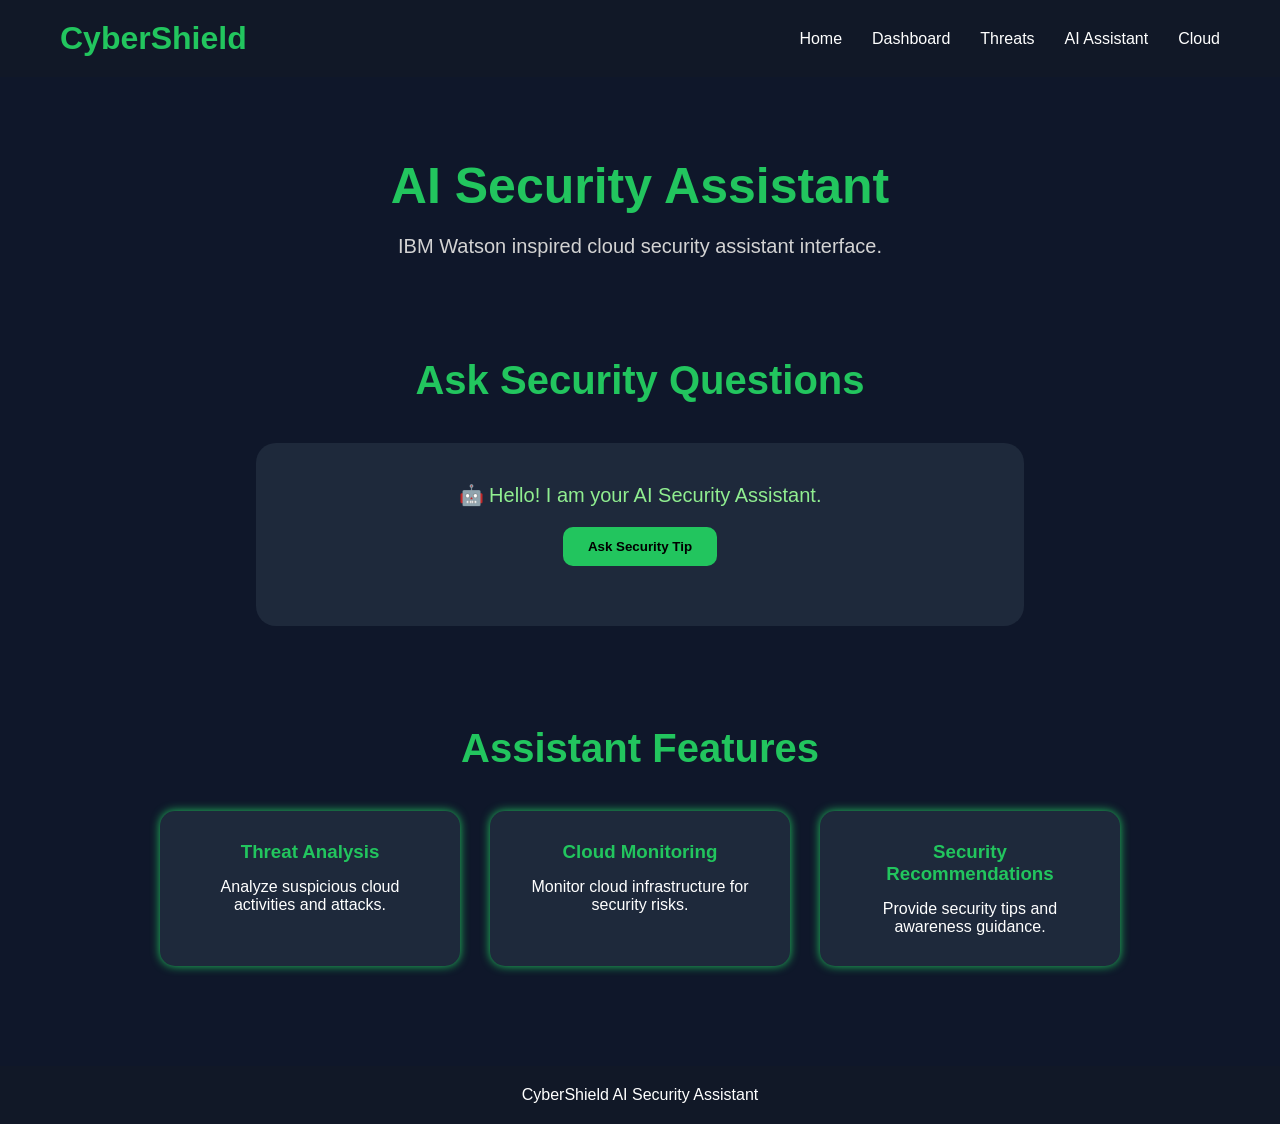
<file: assistant.html>
<!DOCTYPE html>
<html lang="en">
<head>
  <meta charset="UTF-8">
  <meta name="viewport" content="width=device-width, initial-scale=1.0">

  <title>AI Assistant</title>

  <link rel="stylesheet" href="style.css">
</head>
<body>

  <nav>

    <h1>CyberShield</h1>

    <ul>

      <li><a href="index.html">Home</a></li>

      <li><a href="dashboard.html">Dashboard</a></li>

      <li><a href="threats.html">Threats</a></li>

      <li><a href="assistant.html">AI Assistant</a></li>

      <li><a href="cloud.html">Cloud</a></li>

    </ul>

  </nav>

  

  <section class="dashboard-title">

    <h2>AI Security Assistant</h2>

    <p>
      IBM Watson inspired cloud security assistant interface.
    </p>

  </section>



  <section class="chatbot">

    <h2>Ask Security Questions</h2>

    <div class="chat-box">

      <p class="bot">
        🤖 Hello! I am your AI Security Assistant.
      </p>

      <button onclick="showMessage()">
        Ask Security Tip
      </button>

      <p id="reply"></p>

    </div>

  </section>

 

  <section class="cloud-services">

    <h2>Assistant Features</h2>

    <div class="service-container">

      <div class="service-card">

        <h3>Threat Analysis</h3>

        <p>
          Analyze suspicious cloud activities and attacks.
        </p>

      </div>

      <div class="service-card">

        <h3>Cloud Monitoring</h3>

        <p>
          Monitor cloud infrastructure for security risks.
        </p>

      </div>

      <div class="service-card">

        <h3>Security Recommendations</h3>

        <p>
          Provide security tips and awareness guidance.
        </p>

      </div>

    </div>

  </section>

  <footer>

    <p>
      CyberShield AI Security Assistant
    </p>

  </footer>

  <script src="script.js"></script>

</body>
</html>
</file>
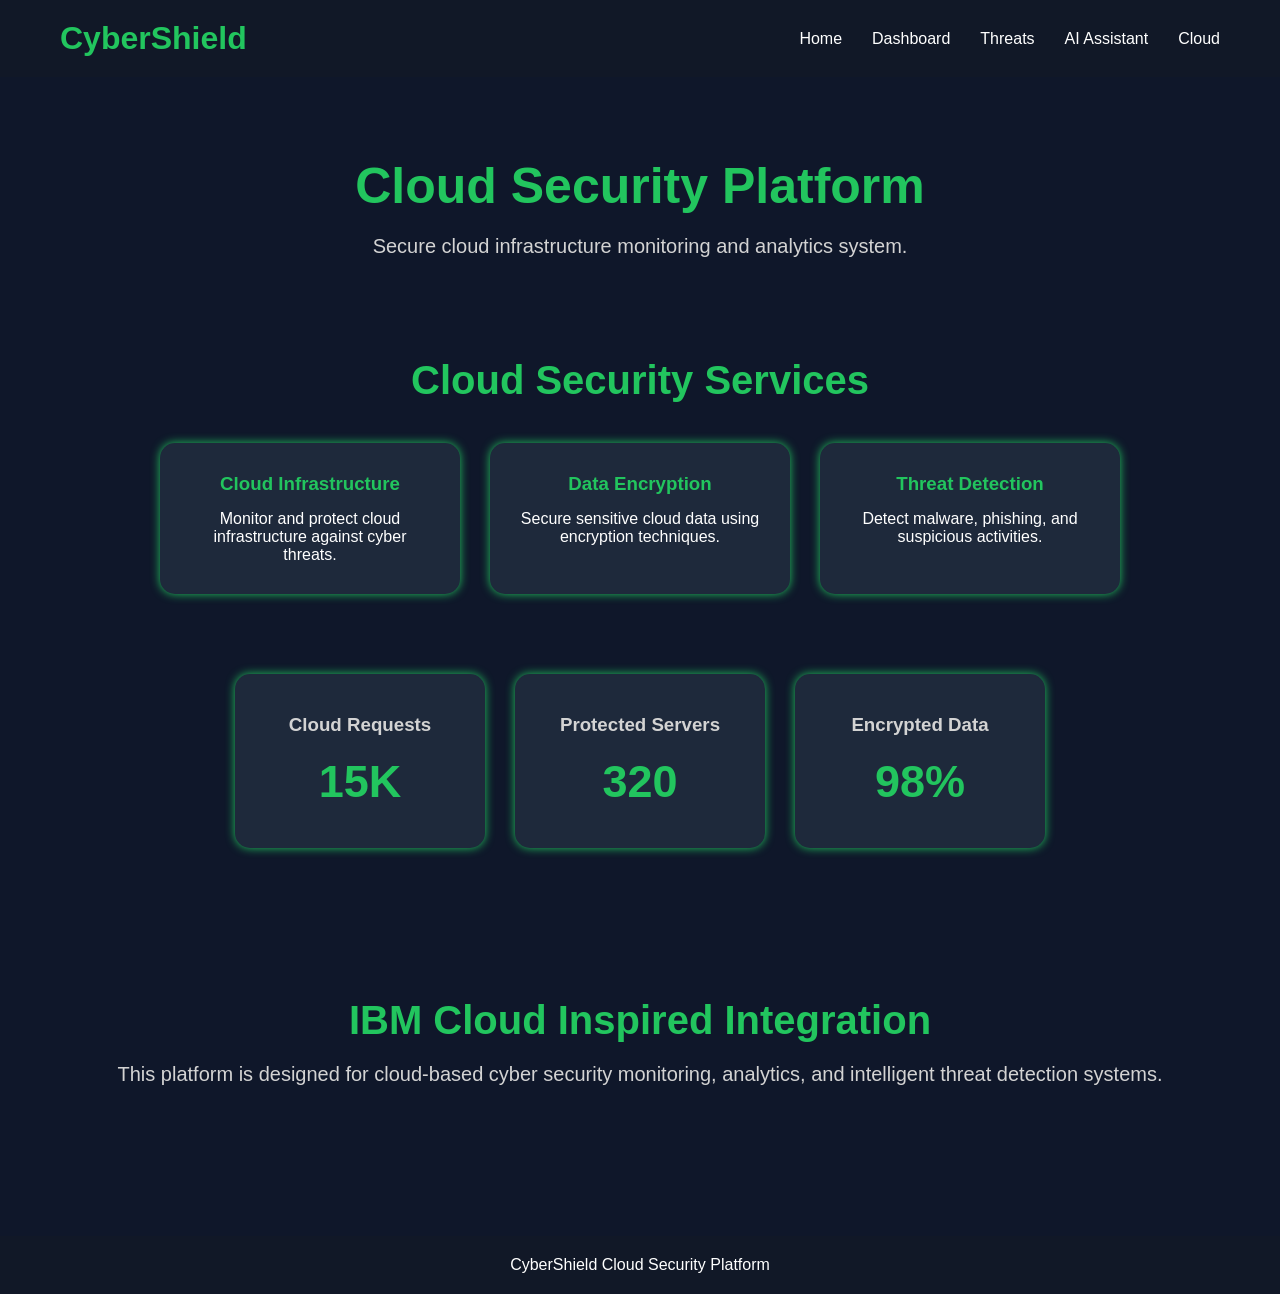
<file: cloud.html>
<!DOCTYPE html>
<html lang="en">
<head>
  <meta charset="UTF-8">
  <meta name="viewport" content="width=device-width, initial-scale=1.0">

  <title>Cloud Security</title>

  <link rel="stylesheet" href="style.css">
</head>
<body>


  <nav>

    <h1>CyberShield</h1>

    <ul>

      <li><a href="index.html">Home</a></li>

      <li><a href="dashboard.html">Dashboard</a></li>

      <li><a href="threats.html">Threats</a></li>

      <li><a href="assistant.html">AI Assistant</a></li>

      <li><a href="cloud.html">Cloud</a></li>

    </ul>

  </nav>


  <section class="dashboard-title">

    <h2>Cloud Security Platform</h2>

    <p>
      Secure cloud infrastructure monitoring and analytics system.
    </p>

  </section>


  <section class="cloud-services">

    <h2>Cloud Security Services</h2>

    <div class="service-container">

      <div class="service-card">

        <h3>Cloud Infrastructure</h3>

        <p>
          Monitor and protect cloud infrastructure against cyber threats.
        </p>

      </div>

      <div class="service-card">

        <h3>Data Encryption</h3>

        <p>
          Secure sensitive cloud data using encryption techniques.
        </p>

      </div>

      <div class="service-card">

        <h3>Threat Detection</h3>

        <p>
          Detect malware, phishing, and suspicious activities.
        </p>

      </div>

    </div>

  </section>


  <section class="cards">

    <div class="card">
      <h3>Cloud Requests</h3>
      <h1>15K</h1>
    </div>

    <div class="card">
      <h3>Protected Servers</h3>
      <h1>320</h1>
    </div>

    <div class="card">
      <h3>Encrypted Data</h3>
      <h1>98%</h1>
    </div>

  </section>

  <section class="cloud-platform">

    <h2>IBM Cloud Inspired Integration</h2>

    <p>
      This platform is designed for cloud-based cyber security monitoring,
      analytics, and intelligent threat detection systems.
    </p>

  </section>


  <footer>

    <p>
      CyberShield Cloud Security Platform
    </p>

  </footer>

</body>
</html>
</file>
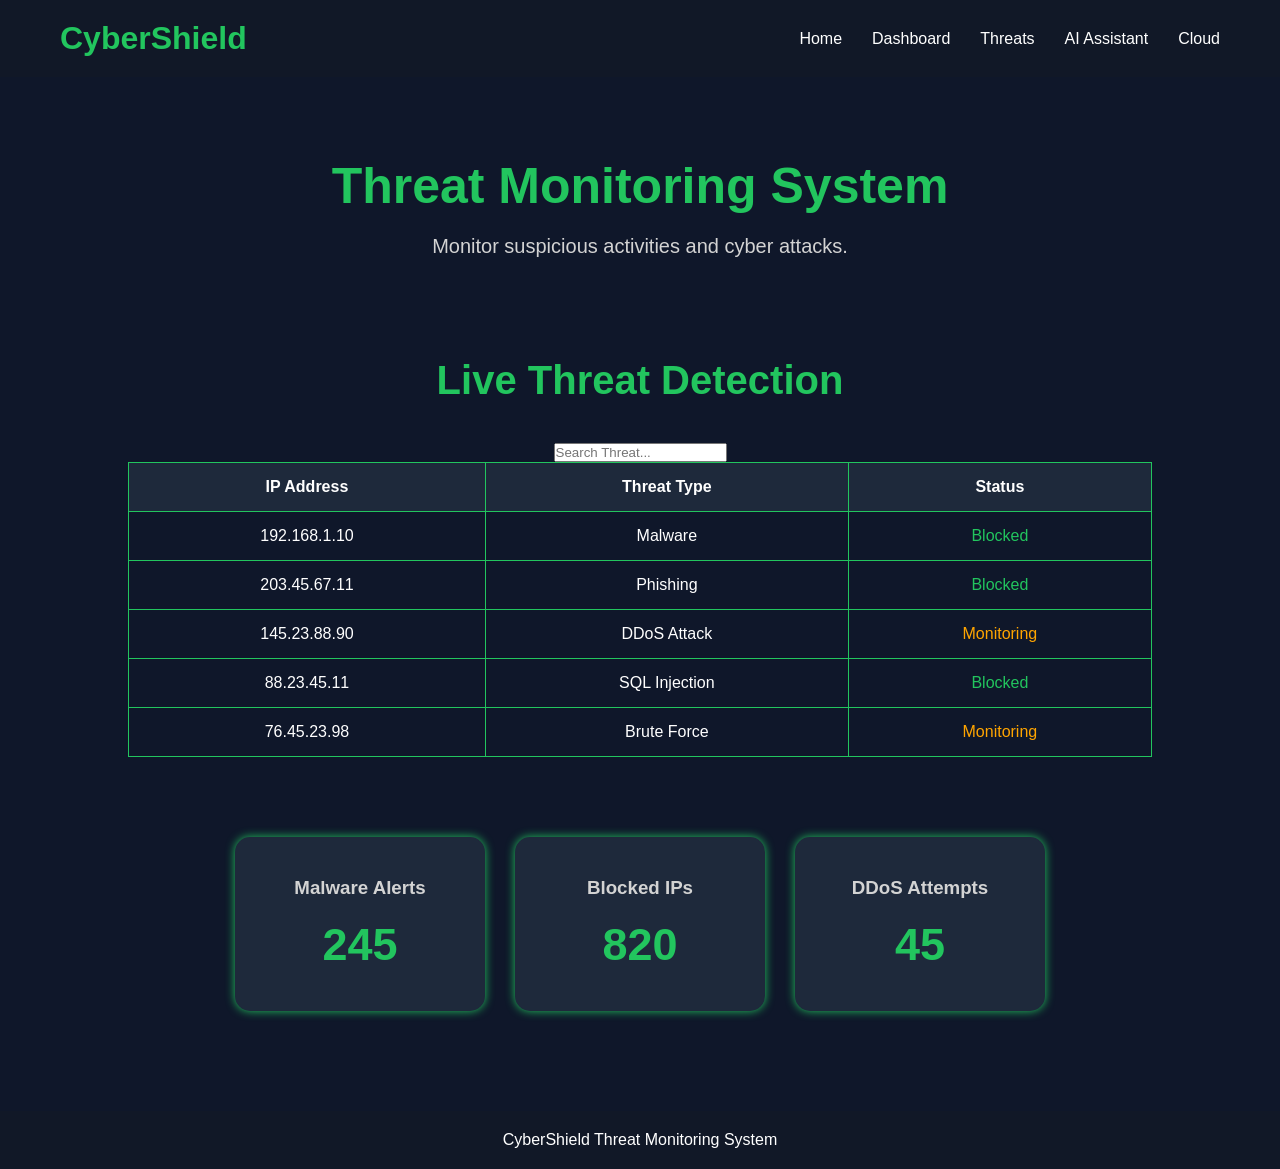
<file: threats.html>
<!DOCTYPE html>
<html lang="en">

<head>
    <meta charset="UTF-8">
    <meta name="viewport" content="width=device-width, initial-scale=1.0">

    <title>Threat Monitoring</title>

    <link rel="stylesheet" href="style.css">
</head>

<body>

   

    <nav>

        <h1>CyberShield</h1>

        <ul>

            <li><a href="index.html">Home</a></li>

            <li><a href="dashboard.html">Dashboard</a></li>

            <li><a href="threats.html">Threats</a></li>

            <li><a href="assistant.html">AI Assistant</a></li>

            <li><a href="cloud.html">Cloud</a></li>

        </ul>

    </nav>

   

    <section class="dashboard-title">

        <h2>Threat Monitoring System</h2>

        <p>
            Monitor suspicious activities and cyber attacks.
        </p>

    </section>


    <section class="table-section">

        <h2>Live Threat Detection</h2>
        <div class="search-box">

            <input type="text" id="searchInput" placeholder="Search Threat..." onkeyup="searchThreat()">

        </div>
        <table id="threatTable">

            <tr>
                <th>IP Address</th>
                <th>Threat Type</th>
                <th>Status</th>
            </tr>

            <tr>
                <td>192.168.1.10</td>
                <td>Malware</td>
                <td class="blocked">Blocked</td>
            </tr>

            <tr>
                <td>203.45.67.11</td>
                <td>Phishing</td>
                <td class="blocked">Blocked</td>
            </tr>

            <tr>
                <td>145.23.88.90</td>
                <td>DDoS Attack</td>
                <td class="active">Monitoring</td>
            </tr>

            <tr>
                <td>88.23.45.11</td>
                <td>SQL Injection</td>
                <td class="blocked">Blocked</td>
            </tr>

            <tr>
                <td>76.45.23.98</td>
                <td>Brute Force</td>
                <td class="active">Monitoring</td>
            </tr>

        </table>

    </section>



    <section class="cards">

        <div class="card">
            <h3>Malware Alerts</h3>
            <h1>245</h1>
        </div>

        <div class="card">
            <h3>Blocked IPs</h3>
            <h1>820</h1>
        </div>

        <div class="card">
            <h3>DDoS Attempts</h3>
            <h1>45</h1>
        </div>

    </section>

   

    <footer>

        <p>
            CyberShield Threat Monitoring System
        </p>

    </footer>

</body>

</html>
</file>
<file: style.css>
*{
  margin: 0;
  padding: 0;
  box-sizing: border-box;
  font-family: Arial;
}

body{
  background: #0f172a;
  color: white;
}


.background-animation{
  position: fixed;
  width: 100%;
  height: 100%;
  background: linear-gradient(
    45deg,
    #0f172a,
    #111827,
    #1e293b
  );

  z-index: -1;
}


nav{
  display: flex;
  justify-content: space-between;
  align-items: center;
  padding: 20px 60px;
  background: #111827;
}

nav h1{
  color: #22c55e;
  font-size: 32px;
}

nav ul{
  display: flex;
  gap: 30px;
  list-style: none;
}

nav ul li a{
  text-decoration: none;
  color: white;
  transition: 0.3s;
}

nav ul li a:hover{
  color: #22c55e;
}


.hero{
  text-align: center;
  margin-top: 80px;
}

.badge{
  background: #22c55e;
  color: black;
  display: inline-block;
  padding: 10px 20px;
  border-radius: 20px;
}

.hero h2{
  margin-top: 30px;
  font-size: 55px;
  color: #22c55e;
}

.hero p{
  margin-top: 20px;
  font-size: 20px;
  color: lightgray;
}

.scan-text{
  margin-top: 20px;
  color: #22c55e;
  animation: blink 1s infinite;
}

@keyframes blink{
  50%{
    opacity: 0;
  }
}

.hero button{
  margin-top: 30px;
  padding: 15px 35px;
  border: none;
  border-radius: 10px;
  background: #22c55e;
  font-size: 18px;
  font-weight: bold;
  cursor: pointer;
}


.dashboard-title{
  text-align: center;
  margin-top: 80px;
}

.dashboard-title h2{
  font-size: 50px;
  color: #22c55e;
}

.dashboard-title p{
  margin-top: 20px;
  color: lightgray;
  font-size: 20px;
}


.cards{
  display: flex;
  justify-content: center;
  gap: 30px;
  flex-wrap: wrap;
  margin-top: 80px;
}

.card{
  background: #1e293b;
  width: 250px;
  padding: 40px;
  text-align: center;
  border-radius: 15px;
  box-shadow: 0px 0px 10px #22c55e;
  transition: 0.4s;
}

.card:hover{
  transform: translateY(-10px);
}

.card h3{
  margin-bottom: 20px;
  color: lightgray;
}

.card h1{
  font-size: 45px;
  color: #22c55e;
}

.cloud-services{
  margin-top: 100px;
  text-align: center;
}

.cloud-services h2{
  font-size: 40px;
  color: #22c55e;
}

.service-container{
  display: flex;
  justify-content: center;
  gap: 30px;
  flex-wrap: wrap;
  margin-top: 40px;
}

.service-card{
  background: #1e293b;
  width: 300px;
  padding: 30px;
  border-radius: 15px;
  box-shadow: 0px 0px 10px #22c55e;
}

.service-card h3{
  color: #22c55e;
  margin-bottom: 15px;
}


.chart-section{
  margin-top: 100px;
  text-align: center;
}

.chart-section h2{
  font-size: 40px;
  color: #22c55e;
}

.chart-box{
  width: 70%;
  margin: auto;
  margin-top: 40px;
  background: #1e293b;
  padding: 30px;
  border-radius: 20px;
}


.table-section{
  margin-top: 100px;
  text-align: center;
}

.table-section h2{
  font-size: 40px;
  color: #22c55e;
  margin-bottom: 40px;
}

table{
  width: 80%;
  margin: auto;
  border-collapse: collapse;
}

table th,
table td{
  border: 1px solid #22c55e;
  padding: 15px;
}

table th{
  background: #1e293b;
}

.blocked{
  color: #22c55e;
}

.active{
  color: orange;
}


.chatbot{
  margin-top: 100px;
  text-align: center;
}

.chatbot h2{
  color: #22c55e;
  font-size: 40px;
}

.chat-box{
  width: 60%;
  margin: auto;
  margin-top: 40px;
  background: #1e293b;
  padding: 40px;
  border-radius: 20px;
}

.bot{
  color: lightgreen;
  font-size: 20px;
}

.chat-box button{
  margin-top: 20px;
  padding: 12px 25px;
  border: none;
  background: #22c55e;
  border-radius: 10px;
  font-weight: bold;
  cursor: pointer;
}

#reply{
  margin-top: 20px;
  font-size: 18px;
}


.tips{
  margin-top: 100px;
  text-align: center;
}

.tips h2{
  font-size: 40px;
  color: #22c55e;
}

.tips-container{
  display: flex;
  justify-content: center;
  gap: 30px;
  flex-wrap: wrap;
  margin-top: 40px;
}

.tip-card{
  background: #1e293b;
  width: 300px;
  padding: 30px;
  border-radius: 15px;
  transition: 0.4s;
}

.tip-card:hover{
  transform: scale(1.05);
}

.tip-card h3{
  color: #22c55e;
  margin-bottom: 15px;
}


.cloud-platform{
  margin-top: 100px;
  text-align: center;
  padding: 50px;
}

.cloud-platform h2{
  font-size: 40px;
  color: #22c55e;
}

.cloud-platform p{
  margin-top: 20px;
  font-size: 20px;
  color: lightgray;
}



.status-section{
  margin-top: 100px;
  text-align: center;
}


footer{
  margin-top: 100px;
  background: #111827;
  text-align: center;
  padding: 20px;
}


@media(max-width:768px){

  nav{
    flex-direction: column;
    gap: 20px;
  }

  nav ul{
    flex-wrap: wrap;
    justify-content: center;
  }

  .hero h2{
    font-size: 35px;
  }

  .dashboard-title h2{
    font-size: 35px;
  }
  .clock-container{
  text-align: center;
  margin-top: 20px;
}

#clock{
  color: #22c55e;
  font-size: 25px;
}

  .chart-box{
    width: 95%;
  }
  .search-box{
  text-align: center;
  margin-bottom: 30px;
}

.search-box input{
  width: 300px;
  padding: 12px;
  border-radius: 10px;
  border: none;
  font-size: 16px;
}

  .chat-box{
    width: 90%;
  }

  table{
    width: 95%;
  }

}
</file>
